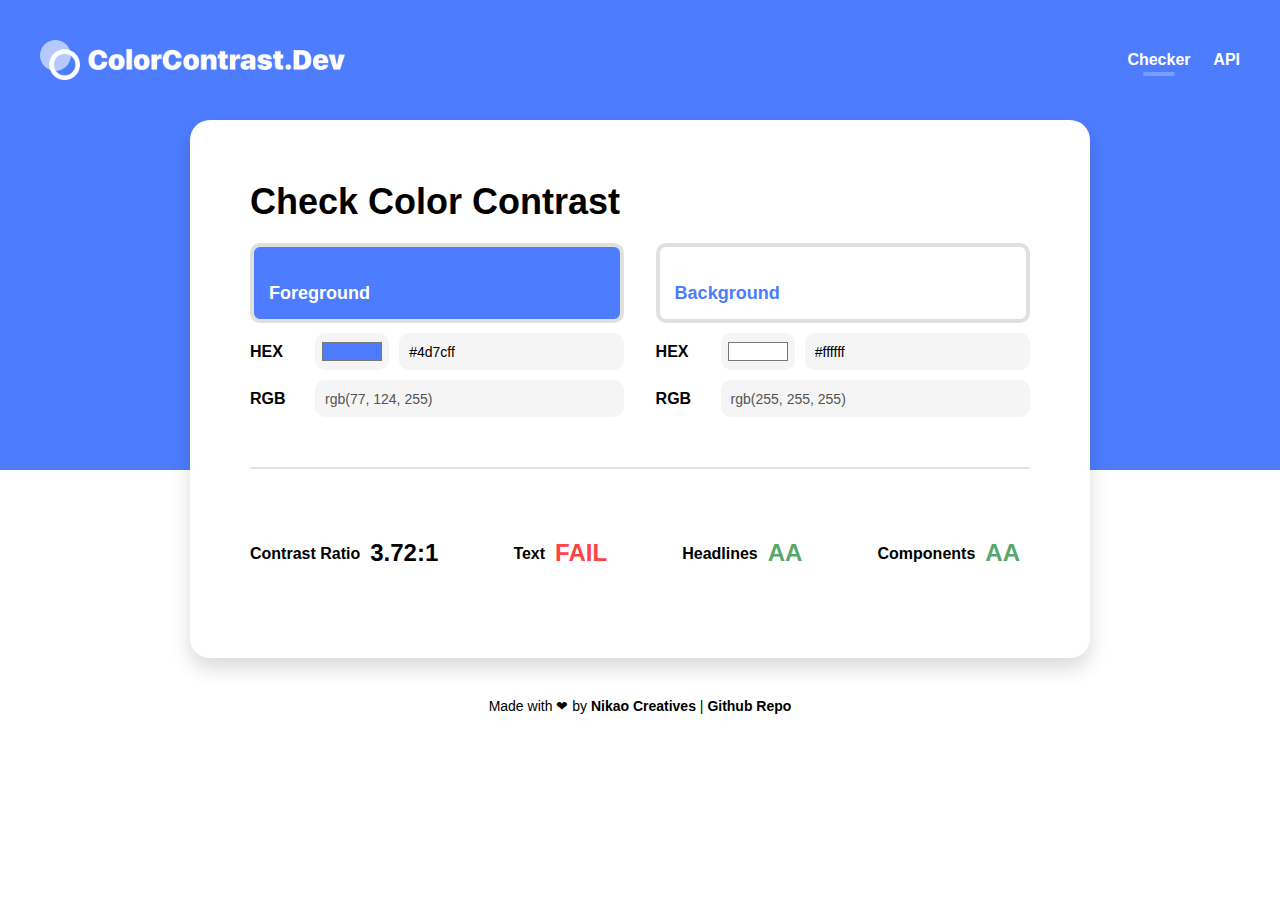
<file: index.html>
<!DOCTYPE html>
<html lang="en">
<head>
  <meta charset="UTF-8">
  <meta name="viewport" content="width=device-width, initial-scale=1.0">
  <meta http-equiv="X-UA-Compatible" content="ie=edge">
  <title>Color Contrast Checker</title>
  <!-- Fav -->
  <link rel="icon" href="img/favicon.png" type="image/png" sizes="32x32">
  <!-- Social Tags -->
  <!-- Facebook -->
  <meta property="og:type" content="website" />
  <meta property="og:url" content="http://colorcontrast.dev/" />
  <meta property="og:title" content="Color Contrast Checker" />
  <meta property="og:description" content="Make sure your colors pass accessibility standards with this handy tool." />
  <meta property="og:image" content="https://colorcontrast.dev/img/social.png" />
  <!-- Twitter -->
  <meta name="twitter:card" content="summary_large_image" />
  <meta name="twitter:domain" content="colorcontrast.dev/" />
  <meta name="twitter:title" content="Color Contrast Checker" />
  <meta name="twitter:description" content="Make sure your colors pass accessibility standards with this handy tool." />
  <meta name="twitter:image" content="https://colorcontrast.dev/img/social.png" />
  <meta name="twitter:url" content="http://colorcontrast.dev/" />
  <!-- Style -->
  <link rel="stylesheet" href="css/minireset.css">
  <link rel="stylesheet" href="css/style.css">
  <!-- Color Checker API -->
  <script src="api/color-checker.js" charset="utf-8"></script>
</head>
<body>
  <!-- BG -->
  <div class="bg"></div>
  <!-- navbar -->
  <nav id="nav" class="">
    <img class="logo-black" src="img/cc-logo-black.png" alt="colorchecker.dev">
    <img class="logo-white" src="img/cc-logo-white.png" alt="colorchecker.dev">
    <div class="nav-items">
      <a class="active">Checker</a>
      <a href="api/">API</a>
    </div>
  </nav>
  <!-- Colors -->
  <div class="color-container">
    <h1>Check Color Contrast</h1>
    <div class="color-input-section">
      <div class="foreground-input">
        <div class="foreground box"></div>
        <div class="value-input">
          <label>HEX</label>
          <input id="foregroundHexColorColor" type="color" name="" value="#4d7cff">
          <input id="foregroundHexColorText" type="text" name="" value="#4d7cff">
        </div>
        <div class="value-input">
          <label>RGB</label>
          <input id="foregroundRgbColorText" type="text" name="" value="-" disabled>
        </div>
      </div>
      <div class="background-input">
        <div class="background box"></div>
        <div class="value-input">
          <label>HEX</label>
          <input id="backgroundHexColorColor" type="color" name="" value="#ffffff">
          <input id="backgroundHexColorText" type="text" name="" value="#ffffff">
        </div>
        <div class="value-input">
          <label>RGB</label>
          <input id="backgroundRgbColorText" type="text" name="" value="-" disabled>
        </div>
      </div>
    </div>
    <div class="line-break"></div>
    <div class="color-results">
      <div class="result">
        <p>Contrast Ratio</p>
        <p id="contrast">-</p>
      </div>
      <div class="result">
        <p>Text</p>
        <p id="text" class="">-</p>
      </div>
      <div class="result">
        <p>Headlines</p>
        <p id="headline" class="">-</p>
      </div>
      <div class="result">
        <p>Components</p>
        <p id="component" class="">-</p>
      </div>
    </div>
  </div>
  <!-- Footer -->
  <footer id="footer">Made with &#10084; by <a href="http://nikao.io?utm_source=color-contrast&utm_medium=footer&utm_campaign=color-contrast" target="_blank">Nikao Creatives</a> | <a href="https://github.com/nikao-io/color-contrast-checker" target="_blank">Github Repo</a></footer>


  <script type="text/javascript">
    var foregroundHexColor = "#4d7cff";
    var foregroundColorInput = document.getElementById("foregroundHexColorColor");
    var foregroundTextInput = document.getElementById("foregroundHexColorText");
    var backgroundHexColor = "#ffffff";
    var backgroundColorInput = document.getElementById("backgroundHexColorColor");
    var backgroundTextInput = document.getElementById("backgroundHexColorText");

    checkColors(foregroundHexColor, backgroundHexColor);

    function setText() {
      if (colorData.aaaText === true) {
        document.getElementById('text').innerHTML = "AAA"
        if (document.getElementById('text').classList.contains("fail")) {
          document.getElementById('text').classList.remove("fail");
        }
        document.getElementById('text').classList.add("success");
      } else if (colorData.aaText === true && colorData.aaaText === false) {
        document.getElementById('text').innerHTML = "AA"
        if (document.getElementById('text').classList.contains("fail")) {
          document.getElementById('text').classList.remove("fail");
        }
        document.getElementById('text').classList.add("success");
      } else {
        document.getElementById('text').innerHTML = "FAIL"
        if (document.getElementById('text').classList.contains("success")) {
          document.getElementById('text').classList.remove("success");
        }
        document.getElementById('text').classList.add("fail");
      }
    }

    function setHeadline() {
      if (colorData.aaaHeadline === true) {
        document.getElementById('headline').innerHTML = "AAA"
        if (document.getElementById('headline').classList.contains("fail")) {
          document.getElementById('headline').classList.remove("fail");
        }
        document.getElementById('headline').classList.add("success");
      } else if (colorData.aaHeadline === true && colorData.aaaHeadline === false) {
        document.getElementById('headline').innerHTML = "AA"
        if (document.getElementById('headline').classList.contains("fail")) {
          document.getElementById('headline').classList.remove("fail");
        }
        document.getElementById('headline').classList.add("success");
      } else {
        document.getElementById('headline').innerHTML = "FAIL"
        if (document.getElementById('headline').classList.contains("success")) {
          document.getElementById('headline').classList.remove("success");
        }
        document.getElementById('headline').classList.add("fail");
      }
    }

    function setComponent() {
      if (colorData.aaComponent === true) {
        document.getElementById('component').innerHTML = "AA"
        if (document.getElementById('component').classList.contains("fail")) {
          document.getElementById('component').classList.remove("fail");
        }
        document.getElementById('component').classList.add("success");
      } else {
        document.getElementById('component').innerHTML = "FAIL"
        if (document.getElementById('component').classList.contains("success")) {
          document.getElementById('component').classList.remove("success");
        }
        document.getElementById('component').classList.add("fail");
      }
    }

    function setVariables() {
      document.body.style.cssText = "--foreground-color:"+foregroundHexColor+"; --background-color:"+backgroundHexColor+";"
      document.getElementById('contrast').innerHTML = colorData.contrast + ":1";
      document.getElementById('foregroundRgbColorText').value = "rgb(" + colorData.foregroundRgb + ")";
      document.getElementById('backgroundRgbColorText').value = "rgb(" + colorData.backgroundRgb + ")";
      setText()
      setHeadline()
      setComponent()

      if (colorData.backgroundLuma < 0.4) {
        document.getElementById('footer').classList.add("inverse");
      } else {
        document.getElementById('footer').classList.remove("inverse");
      }

      if (colorData.foregroundLuma > 0.4) {
        document.getElementById('nav').classList.add("inverse");
      } else {
        document.getElementById('nav').classList.remove("inverse");
      }
    }

    setVariables();

    foregroundColorInput.addEventListener("input", function(){
      foregroundHexColor = foregroundColorInput.value;
      foregroundTextInput.value = foregroundHexColor;
      checkColors(foregroundHexColor, backgroundHexColor);
      setVariables();
    });

    foregroundTextInput.addEventListener("input", function(){
      foregroundHexColor = foregroundTextInput.value;
      foregroundColorInput.value = foregroundHexColor;
      checkColors(foregroundHexColor, backgroundHexColor);
      setVariables();
    });

    backgroundColorInput.addEventListener("input", function(){
      backgroundHexColor = backgroundColorInput.value;
      backgroundTextInput.value = backgroundHexColor;
      checkColors(foregroundHexColor, backgroundHexColor);
      setVariables();
    });

    backgroundTextInput.addEventListener("input", function(){
      backgroundHexColor = backgroundTextInput.value;
      backgroundColorInput.value = backgroundHexColor;
      checkColors(foregroundHexColor, backgroundHexColor);
      setVariables();
    });

  </script>
</body>
</html>
</file>
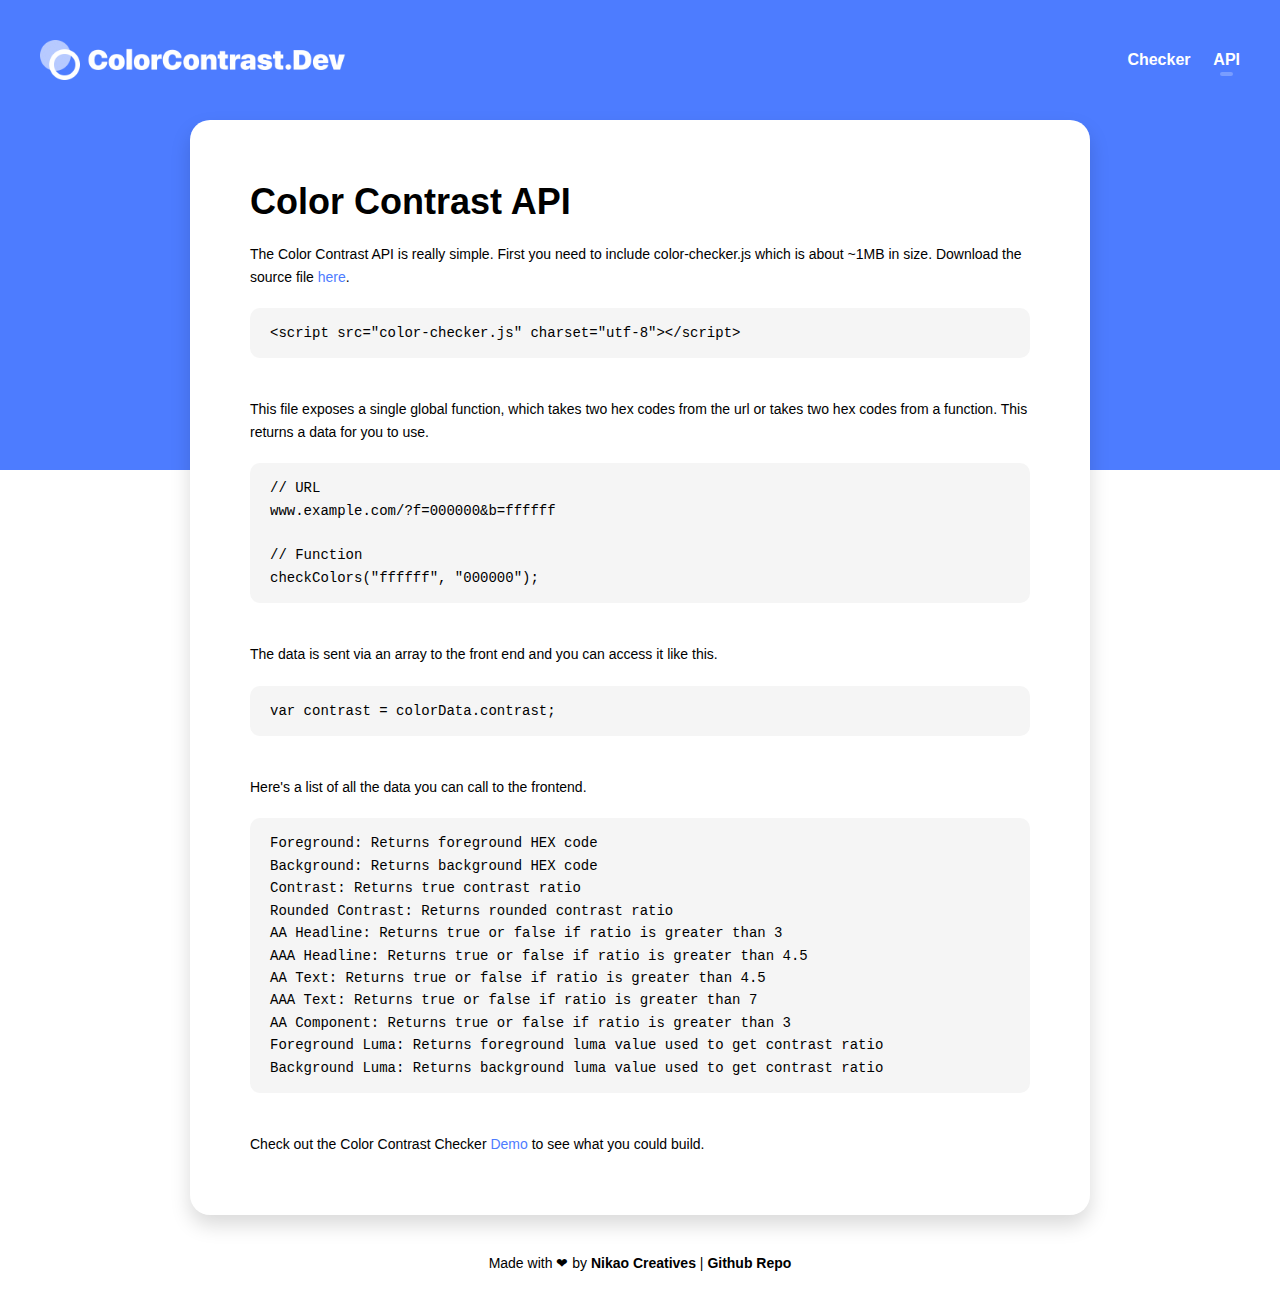
<file: api/index.html>
<!DOCTYPE html>
<html lang="en">
<head>
  <meta charset="UTF-8">
  <meta name="viewport" content="width=device-width, initial-scale=1.0">
  <meta http-equiv="X-UA-Compatible" content="ie=edge">
  <title>Color Contrast Checker</title>
  <!-- Fav -->
  <link rel="icon" href="../img/favicon.png" type="image/png" sizes="32x32">
  <!-- Social Tags -->
  <!-- Facebook -->
  <meta property="og:type" content="website" />
  <meta property="og:url" content="http://colorcontrast.dev/api/" />
  <meta property="og:title" content="Color Contrast Checker" />
  <meta property="og:description" content="Make sure your colors pass accessibility standards with this handy tool." />
  <meta property="og:image" content="https://colorcontrast.dev/img/social.png" />
  <!-- Twitter -->
  <meta name="twitter:card" content="summary_large_image" />
  <meta name="twitter:domain" content="colorcontrast.dev/" />
  <meta name="twitter:title" content="Color Contrast Checker" />
  <meta name="twitter:description" content="Make sure your colors pass accessibility standards with this handy tool." />
  <meta name="twitter:image" content="https://colorcontrast.dev/img/social.png" />
  <meta name="twitter:url" content="http://colorcontrast.dev/api/" />
  <!-- Style -->
  <link rel="stylesheet" href="../css/minireset.css">
  <link rel="stylesheet" href="../css/style.css">
</head>
<body>
  <!-- BG -->
  <div class="bg"></div>
  <!-- navbar -->
  <nav id="nav" class="">
    <img class="logo-black" src="../img/cc-logo-black.png" alt="colorchecker.dev">
    <img class="logo-white" src="../img/cc-logo-white.png" alt="colorchecker.dev">
    <div class="nav-items">
      <a href="../">Checker</a>
      <a class="active">API</a>
    </div>
  </nav>
  <!-- Colors -->
  <div class="color-container">
    <h1>Color Contrast API</h1>
    <p>The Color Contrast API is really simple. First you need to include color-checker.js which is about ~1MB in size. Download the source file <a href="color-checker.js" download>here</a>.</p>
    <code>
      &lt;script src="color-checker.js" charset="utf-8"&gt;&lt;/script&gt;
    </code>
    <p>This file exposes a single global function, which takes two hex codes from the url or takes two hex codes from a function. This returns a data for you to use.</p>
    <code>
      // URL <br>
      www.example.com/?f=000000&b=ffffff
      <br><br>
      // Function<br>
      checkColors("ffffff", "000000");
    </code>

    <p>The data is sent via an array to the front end and you can access it like this.</p>
    <code>
      var contrast = colorData.contrast;
    </code>
    <p>Here's a list of all the data you can call to the frontend.</p>
    <code >
      Foreground: Returns foreground HEX code<br>
      Background: Returns background HEX code<br>
      Contrast: Returns true contrast ratio<br>
      Rounded Contrast: Returns rounded contrast ratio<br>
      AA Headline: Returns true or false if ratio is greater than 3<br>
      AAA Headline: Returns true or false if ratio is greater than 4.5<br>
      AA Text: Returns true or false if ratio is greater than 4.5<br>
      AAA Text: Returns true or false if ratio is greater than 7<br>
      AA Component: Returns true or false if ratio is greater than 3<br>
      Foreground Luma: Returns foreground luma value used to get contrast ratio<br>
      Background Luma: Returns background luma value used to get contrast ratio
    </code>
    <p style="margin-bottom: 0px;">Check out the Color Contrast Checker <a href="../index.html">Demo</a> to see what you could build.</p>
  </div>
  <!-- Footer -->
  <footer id="footer">Made with &#10084; by <a href="http://nikao.io?utm_source=color-contrast&utm_medium=footer&utm_campaign=color-contrast" target="_blank">Nikao Creatives</a> | <a href="https://github.com/nikao-io/color-contrast-checker" target="_blank">Github Repo</a></footer>

</body>
</html>
</file>
<file: css/style.css>
:root {
  --foreground-color: #4d7cff;
  --background-color: white;
}

body {
  font-family: "Helvetica";
  font-size: 10px;
  background-color: var(--background-color);
}

.bg {
  position: absolute;
  top: 0;
  left: 0;
  right: 0;
  height: 534px;
  background-color: var(--foreground-color);
  z-index: -100;
}
@media (min-width: 700px) {
  .bg {
    height: 588px;
  }
}
@media (min-width: 960px) {
  .bg {
    height: 470px;
  }
}

nav {
  display: flex;
  justify-content: space-between;
  align-items: center;
  margin: 20px;
}
@media (min-width: 700px) {
  nav {
    margin: 40px;
  }
}
nav img {
  height: 26px;
  width: auto;
}
@media (min-width: 700px) {
  nav img {
    height: 40px;
  }
}
nav .logo-black {
  display: none;
}
nav .logo-white {
  display: inherit;
}
nav .nav-items a {
  font-size: 1.4em;
  font-weight: bold;
  margin: 0px 10px;
  position: relative;
  text-decoration: none;
  color: #fff;
}
@media (min-width: 700px) {
  nav .nav-items a {
    font-size: 1.6em;
  }
}
nav .nav-items a.active::after {
  content: "";
  position: absolute;
  background: #fff;
  height: 4px;
  width: 50%;
  left: 25%;
  top: 100%;
  margin-top: 4px;
  border-radius: 2px;
  opacity: 0.25;
}
nav .nav-items a:first-child {
  margin-left: 0px;
}
nav .nav-items a:last-child {
  margin-right: 0px;
}
nav.inverse .logo-white {
  display: none;
}
nav.inverse .logo-black {
  display: inherit;
}
nav.inverse .nav-items a {
  color: black;
}
nav.inverse .nav-items a.active::after {
  background: black;
}

.color-container {
  margin: 0px auto;
  padding: 20px;
  overflow: visible;
  background-color: #ffffff;
  border-radius: 20px;
  box-shadow: 0px 10px 20px 0px rgba(0, 0, 0, 0.15);
  max-width: 335px;
}
@media (min-width: 520px) {
  .color-container {
    max-width: 460px;
    padding: 40px;
  }
}
@media (min-width: 960px) {
  .color-container {
    max-width: 900px;
    padding: 60px;
  }
}
.color-container h1 {
  color: #000000;
  font-size: 2.4em;
  letter-spacing: 0px;
  line-height: 1.2;
  font-weight: 800;
  text-align: left;
}
@media (min-width: 960px) {
  .color-container h1 {
    font-size: 3.6em;
  }
}
@media (min-width: 960px) {
  .color-container .color-input-section {
    display: flex;
    justify-content: space-between;
  }
}
@media (min-width: 960px) {
  .color-container .color-input-section .foreground-input,
.color-container .color-input-section .background-input {
    width: 48%;
  }
}
.color-container .color-input-section .foreground-input .box,
.color-container .color-input-section .background-input .box {
  width: 100%;
  height: 80px;
  border-radius: 10px;
  border: 4px solid #e0e0e0;
  margin: 20px 0px 10px 0px;
  position: relative;
}
.color-container .color-input-section .foreground-input .box:before,
.color-container .color-input-section .background-input .box:before {
  position: absolute;
  font-size: 1.8em;
  letter-spacing: 0px;
  line-height: 1.2;
  font-weight: 600;
  text-align: left;
  bottom: 15px;
  left: 15px;
}
.color-container .color-input-section .foreground-input .box.foreground,
.color-container .color-input-section .background-input .box.foreground {
  background-color: var(--foreground-color);
}
.color-container .color-input-section .foreground-input .box.foreground:before,
.color-container .color-input-section .background-input .box.foreground:before {
  content: "Foreground";
  color: var(--background-color);
}
.color-container .color-input-section .foreground-input .box.background,
.color-container .color-input-section .background-input .box.background {
  background-color: var(--background-color);
}
.color-container .color-input-section .foreground-input .box.background:before,
.color-container .color-input-section .background-input .box.background:before {
  content: "Background";
  color: var(--foreground-color);
}
.color-container .color-input-section .foreground-input .value-input,
.color-container .color-input-section .background-input .value-input {
  display: flex;
  justify-content: space-between;
  align-items: center;
  margin: 10px 0px;
}
.color-container .color-input-section .foreground-input .value-input label,
.color-container .color-input-section .background-input .value-input label {
  color: #000000;
  font-size: 1.6em;
  letter-spacing: 0px;
  line-height: 1.2;
  font-weight: 600;
  text-align: left;
  min-width: 60px;
}
.color-container .color-input-section .foreground-input .value-input input,
.color-container .color-input-section .background-input .value-input input {
  height: 37px;
  background-color: #f5f5f5;
  border-radius: 10px;
  border: none;
  padding: 10px;
  font-size: 1.4em;
  letter-spacing: 0px;
  line-height: 1.2;
  font-weight: 400;
  flex: auto;
  margin: 0px 5px;
}
.color-container .color-input-section .foreground-input .value-input input[type=color],
.color-container .color-input-section .background-input .value-input input[type=color] {
  padding: 5px;
}
.color-container .color-input-section .foreground-input .value-input input:last-child,
.color-container .color-input-section .background-input .value-input input:last-child {
  margin-right: 0px;
}
.color-container .line-break {
  width: 100%;
  height: 2px;
  border-radius: 1px;
  overflow: visible;
  background-color: #e1e1e1;
  margin: 30px 0px;
}
@media (min-width: 960px) {
  .color-container .line-break {
    margin: 40px 0px;
  }
}
@media (min-width: 960px) {
  .color-container .color-results {
    display: flex;
    justify-content: space-between;
    align-items: center;
  }
}
.color-container .color-results .result {
  display: flex;
  align-items: center;
  margin: 10px 0px;
}
.color-container .color-results .result:last-child {
  margin-bottom: 0px;
}
@media (min-width: 960px) {
  .color-container .color-results .result:last-child {
    margin: 10px 0px;
  }
}
.color-container .color-results .result p {
  color: #000000;
  font-size: 1.6em;
  letter-spacing: 0px;
  line-height: 1.2;
  font-weight: 600;
  text-align: left;
  width: 140px;
}
@media (min-width: 960px) {
  .color-container .color-results .result p {
    width: auto;
    margin-right: 10px;
  }
}
.color-container .color-results .result p:last-child {
  font-size: 2.4em;
  width: auto;
}
.color-container .color-results .result p.fail {
  color: #ff4242;
}
.color-container .color-results .result p.success {
  color: #58a76c;
}

footer {
  color: #000000;
  font-size: 1.2em;
  letter-spacing: 0px;
  line-height: 1.2;
  font-weight: 400;
  text-align: center;
  margin: 40px 0px 30px 0px;
}
footer.inverse {
  color: #fff;
}
@media (min-width: 960px) {
  footer {
    font-size: 1.4em;
  }
}
footer a {
  font-weight: bold;
  text-decoration: none;
  color: inherit;
}

p {
  font-size: 1.4em;
  line-height: 1.6em;
  margin: 20px 0px;
}

code {
  display: flex;
  background: #f5f5f5;
  padding: 14px 20px;
  border-radius: 10px;
  font-size: 1.4em;
  line-height: 1.6em;
  margin-bottom: 40px;
}

a {
  text-decoration: none;
  color: var(--foreground-color);
}

/*# sourceMappingURL=style.css.map */
</file>
<file: css/minireset.css>
/*! minireset.css v0.0.6 | MIT License | github.com/jgthms/minireset.css */html,body,p,ol,ul,li,dl,dt,dd,blockquote,figure,fieldset,legend,textarea,pre,iframe,hr,h1,h2,h3,h4,h5,h6{margin:0;padding:0}h1,h2,h3,h4,h5,h6{font-size:100%;font-weight:normal}ul{list-style:none}button,input,select,textarea{margin:0}html{box-sizing:border-box}*,*::before,*::after{box-sizing:inherit}img,video{height:auto;max-width:100%}iframe{border:0}table{border-collapse:collapse;border-spacing:0}td,th{padding:0}td:not([align]),th:not([align]){text-align:left}
</file>
